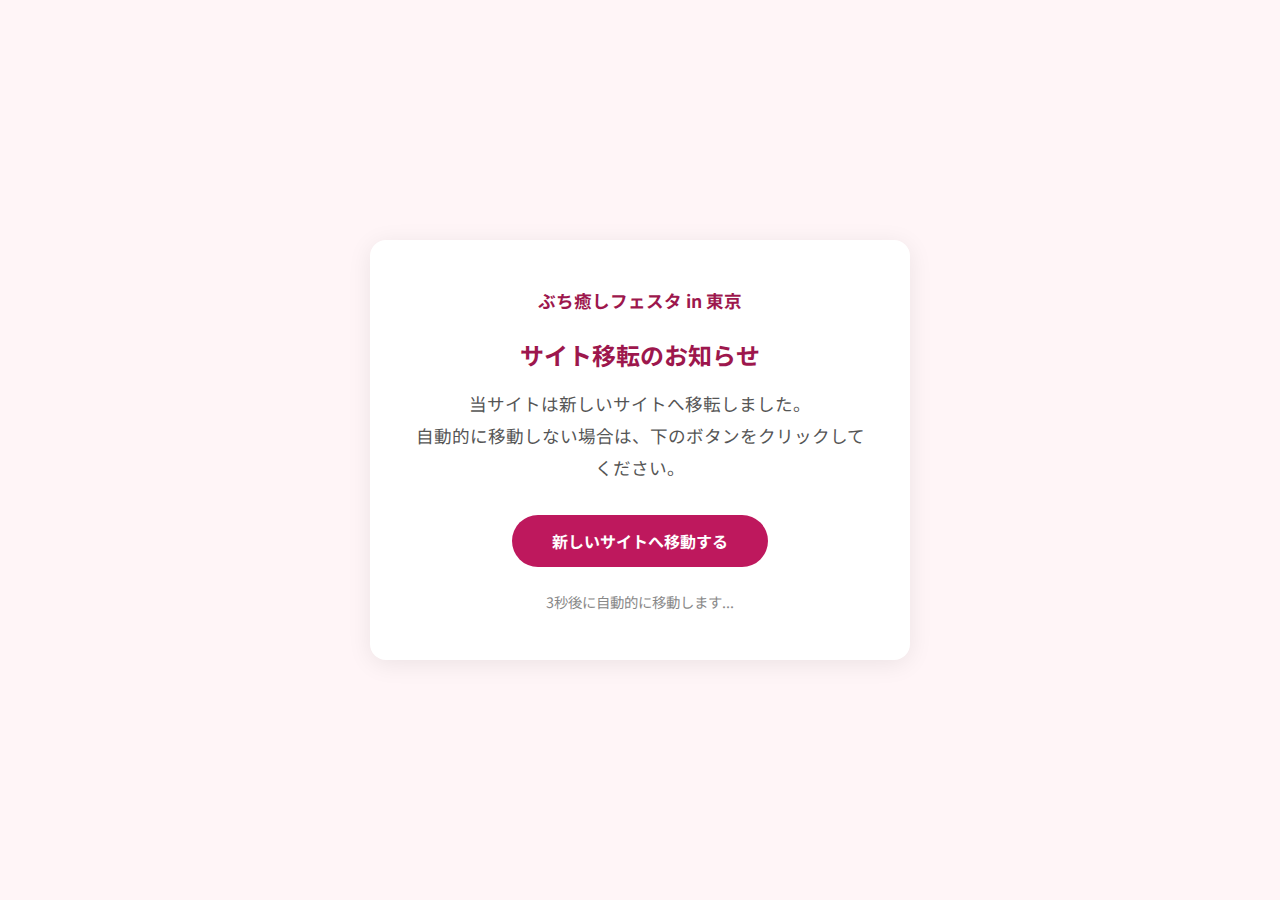
<file: index.html>
<!DOCTYPE html>
<html lang="ja">
<head>
    <meta charset="UTF-8">
    <meta name="viewport" content="width=device-width, initial-scale=1.0">
    <meta http-equiv="refresh" content="5;url=https://sites.google.com/view/buchiiyashi">
    <title>ぶち癒しフェスタin東京 - サイト移転のお知らせ</title>
    <style>
        @import url('https://fonts.googleapis.com/css2?family=Noto+Sans+JP:wght@400;700&display=swap');

        * {
            box-sizing: border-box;
            margin: 0;
            padding: 0;
        }

        body {
            font-family: 'Noto Sans JP', sans-serif;
            background-color: #fff5f7;
            color: #4a4a4a;
            display: flex;
            flex-direction: column;
            align-items: center;
            justify-content: center;
            min-height: 100vh;
            padding: 2rem;
            text-align: center;
        }

        .card {
            background: #ffffff;
            border-radius: 16px;
            box-shadow: 0 4px 24px rgba(0, 0, 0, 0.08);
            padding: 3rem 2.5rem;
            max-width: 540px;
            width: 100%;
        }

        h1 {
            font-size: 1.5rem;
            color: #9d174d;
            margin-bottom: 1rem;
        }

        .notice {
            font-size: 1.1rem;
            line-height: 1.8;
            color: #555;
            margin-bottom: 2rem;
        }

        .btn {
            display: inline-block;
            background-color: #be185d;
            color: #ffffff;
            font-size: 1rem;
            font-weight: 700;
            padding: 0.85rem 2.5rem;
            border-radius: 9999px;
            text-decoration: none;
            transition: background-color 0.2s;
        }

        .btn:hover {
            background-color: #9d174d;
        }

        .countdown {
            margin-top: 1.5rem;
            font-size: 0.9rem;
            color: #888;
        }

        .logo {
            font-size: 1.1rem;
            font-weight: 700;
            color: #9d174d;
            margin-bottom: 1.5rem;
        }
    </style>
</head>
<body>
    <div class="card">
        <div class="logo">ぶち癒しフェスタ in 東京</div>
        <h1>サイト移転のお知らせ</h1>
        <p class="notice">
            当サイトは新しいサイトへ移転しました。<br>
            自動的に移動しない場合は、下のボタンをクリックしてください。
        </p>
        <a class="btn" href="https://sites.google.com/view/buchiiyashi">
            新しいサイトへ移動する
        </a>
        <p class="countdown" id="countdown">5秒後に自動的に移動します...</p>
    </div>

    <script>
        var sec = 5;
        var el = document.getElementById('countdown');
        var timer = setInterval(function () {
            sec--;
            el.textContent = sec + '秒後に自動的に移動します...';
            if (sec <= 0) {
                clearInterval(timer);
                window.location.href = 'https://sites.google.com/view/buchiiyashi';
            }
        }, 1000);
    </script>
</body>
</html>
</file>
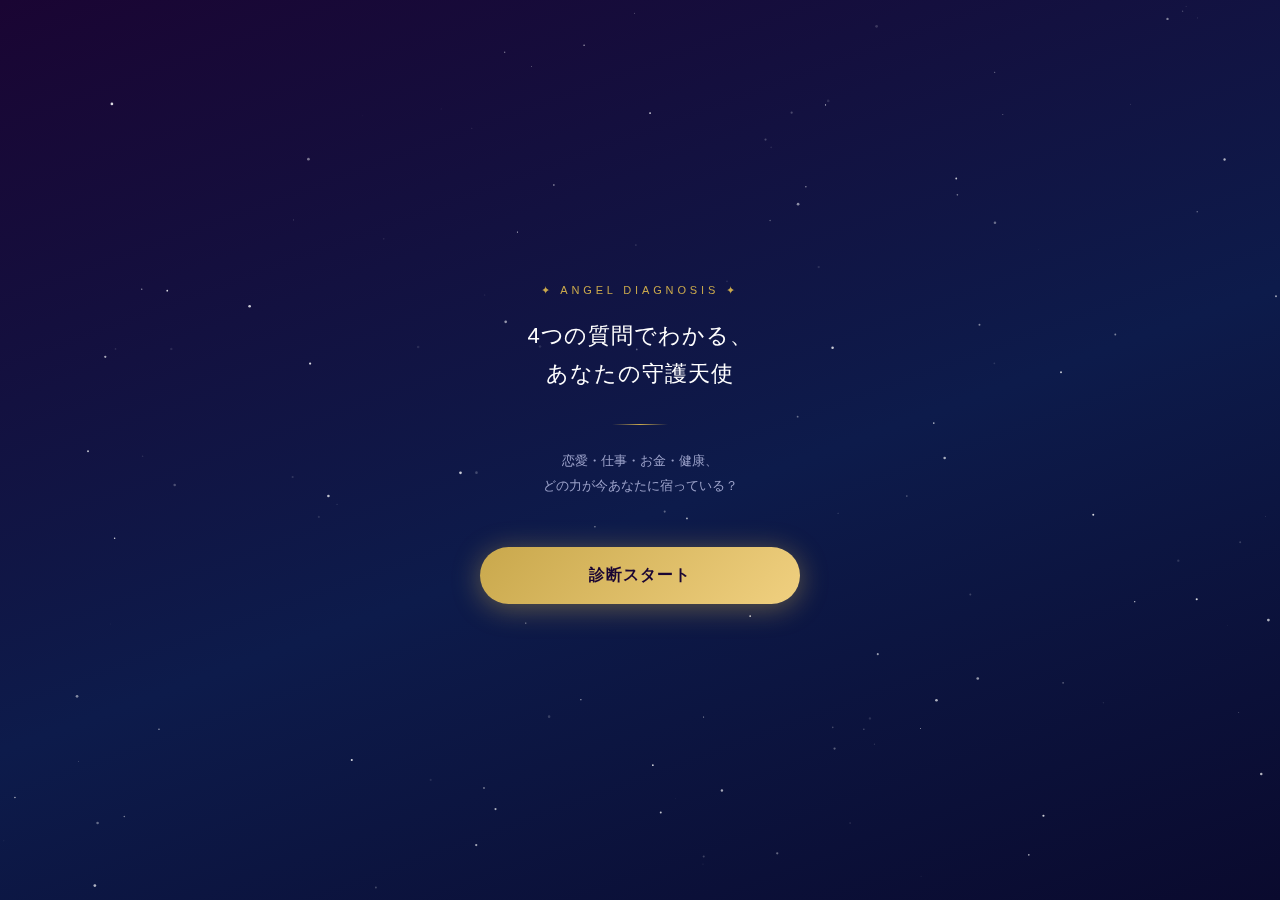
<file: angel/index.html>
<!DOCTYPE html>
<html lang="ja">
<head>
  <meta charset="UTF-8">
  <meta name="viewport" content="width=device-width, initial-scale=1.0, maximum-scale=1.0">
  <title>天使診断 | ぶち癒しフェスタin東京</title>
  <meta name="description" content="4つの質問でわかる、あなたの守護天使。恋愛・仕事・お金・健康、どの力が今あなたに宿っている？">
  <meta property="og:title" content="4つの質問でわかる、あなたの守護天使">
  <meta property="og:description" content="恋愛・仕事・お金・健康、どの力が今あなたに宿っている？">
  <meta property="og:type" content="website">
  <meta name="theme-color" content="#1a0533">

  <!-- Meta Pixel -->
  <script>
    !function(f,b,e,v,n,t,s)
    {if(f.fbq)return;n=f.fbq=function(){n.callMethod?
    n.callMethod.apply(n,arguments):n.queue.push(arguments)};
    if(!f._fbq)f._fbq=n;n.push=n;n.loaded=!0;n.version='2.0';
    n.queue=[];t=b.createElement(e);t.async=!0;
    t.src=v;s=b.getElementsByTagName(e)[0];
    s.parentNode.insertBefore(t,s)}(window, document,'script',
    'https://connect.facebook.net/en_US/fbevents.js');
    fbq('init', '1143852114505095');
    fbq('track', 'PageView');
  </script>
  <noscript><img height="1" width="1" style="display:none"
    src="https://www.facebook.com/tr?id=1143852114505095&ev=PageView&noscript=1"
    /></noscript>

  <style>
    * { margin: 0; padding: 0; box-sizing: border-box; -webkit-tap-highlight-color: transparent; }

    body {
      font-family: 'Hiragino Kaku Gothic ProN', 'Hiragino Sans', 'Yu Gothic', sans-serif;
      background: linear-gradient(160deg, #1a0533 0%, #0d1b4b 55%, #0a0a2e 100%);
      min-height: 100vh;
      color: #fff;
      overflow-x: hidden;
    }

    #starCanvas {
      position: fixed;
      inset: 0;
      pointer-events: none;
      z-index: 0;
    }

    /* ── Screens ── */
    .screen {
      display: none;
      position: relative;
      z-index: 1;
      min-height: 100vh;
      padding: 48px 24px 60px;
      flex-direction: column;
      align-items: center;
      justify-content: center;
    }
    .screen.active { display: flex; animation: fadeUp 0.45s ease both; }

    @keyframes fadeUp {
      from { opacity: 0; transform: translateY(20px); }
      to   { opacity: 1; transform: translateY(0); }
    }

    /* ── Hero ── */
    .hero-eyebrow {
      font-size: 11px;
      letter-spacing: 0.35em;
      color: #c9a84c;
      margin-bottom: 20px;
    }

    .hero-title {
      font-size: 22px;
      font-weight: 300;
      line-height: 1.7;
      text-align: center;
      letter-spacing: 0.04em;
      margin-bottom: 12px;
    }

    .hero-rule {
      width: 56px;
      height: 1px;
      background: linear-gradient(to right, transparent, #c9a84c, transparent);
      margin: 20px auto 24px;
    }

    .hero-sub {
      font-size: 13px;
      color: #9aa0c8;
      text-align: center;
      line-height: 1.9;
      margin-bottom: 48px;
    }

    /* ── Buttons ── */
    .btn-gold {
      display: block;
      width: 100%;
      max-width: 320px;
      padding: 18px;
      background: linear-gradient(135deg, #c9a84c 0%, #f0d080 100%);
      color: #1a0533;
      font-size: 16px;
      font-weight: bold;
      border: none;
      border-radius: 50px;
      cursor: pointer;
      text-align: center;
      letter-spacing: 0.06em;
      box-shadow: 0 4px 28px rgba(201,168,76,0.45);
      transition: transform .18s, box-shadow .18s;
    }
    .btn-gold:active { transform: scale(.96); box-shadow: 0 2px 12px rgba(201,168,76,.3); }

    /* ── Progress ── */
    .progress-wrap {
      width: 100%;
      max-width: 340px;
      margin-bottom: 44px;
    }
    .progress-label {
      font-size: 11px;
      letter-spacing: 0.2em;
      color: #c9a84c;
      text-align: center;
      margin-bottom: 10px;
    }
    .progress-track {
      height: 2px;
      background: rgba(255,255,255,0.12);
      border-radius: 2px;
      overflow: hidden;
    }
    .progress-fill {
      height: 100%;
      background: linear-gradient(to right, #c9a84c, #f0d080);
      border-radius: 2px;
      transition: width .4s ease;
    }

    /* ── Question ── */
    .q-text {
      font-size: 17px;
      font-weight: 300;
      text-align: center;
      line-height: 1.75;
      letter-spacing: 0.03em;
      max-width: 300px;
      margin-bottom: 36px;
      white-space: pre-line;
    }

    .choices {
      width: 100%;
      max-width: 340px;
      display: flex;
      flex-direction: column;
      gap: 12px;
    }

    .choice {
      width: 100%;
      padding: 15px 18px;
      background: rgba(255,255,255,0.05);
      border: 1px solid rgba(201,168,76,0.25);
      border-radius: 12px;
      color: #dde0f0;
      font-size: 14px;
      line-height: 1.55;
      text-align: left;
      cursor: pointer;
      transition: background .2s, border-color .2s, color .2s;
    }
    .choice:active, .choice:hover {
      background: rgba(201,168,76,0.14);
      border-color: #c9a84c;
      color: #fff;
    }
    .choice-lbl {
      color: #c9a84c;
      font-weight: bold;
      font-size: 12px;
      margin-right: 8px;
    }

    /* ── Result ── */
    .result-eyebrow {
      font-size: 11px;
      letter-spacing: 0.3em;
      color: #c9a84c;
      margin-bottom: 14px;
    }

    .result-name {
      font-size: 42px;
      font-weight: 200;
      letter-spacing: 0.18em;
      text-shadow: 0 0 48px rgba(201,168,76,.7);
      margin-bottom: 10px;
    }

    .result-catch {
      font-size: 13px;
      color: #c9a84c;
      letter-spacing: 0.05em;
      margin-bottom: 28px;
      text-align: center;
      max-width: 280px;
    }

    .result-desc {
      font-size: 14px;
      color: #c8cce8;
      line-height: 1.95;
      text-align: center;
      max-width: 300px;
      white-space: pre-line;
      margin-bottom: 36px;
    }

    .result-rule {
      width: 72px;
      height: 1px;
      background: linear-gradient(to right, transparent, #c9a84c, transparent);
      margin: 0 auto 36px;
    }

    .cta-label {
      font-size: 12px;
      color: #8890b8;
      margin-bottom: 14px;
      text-align: center;
    }

    .btn-line {
      display: flex;
      align-items: center;
      justify-content: center;
      gap: 10px;
      width: 100%;
      max-width: 320px;
      padding: 18px;
      background: #06C755;
      color: #fff;
      font-size: 16px;
      font-weight: bold;
      border: none;
      border-radius: 50px;
      cursor: pointer;
      text-decoration: none;
      box-shadow: 0 4px 24px rgba(6,199,85,.38);
      transition: transform .18s;
      margin-bottom: 14px;
    }
    .btn-line:active { transform: scale(.96); }

    .cta-benefits {
      width: 100%;
      max-width: 320px;
      background: linear-gradient(135deg, rgba(201,168,76,.12) 0%, rgba(201,168,76,.04) 100%);
      border: 1px solid rgba(201,168,76,.4);
      border-radius: 16px;
      padding: 20px 20px 16px;
      margin-bottom: 20px;
      text-align: left;
    }
    .cta-benefits-label {
      font-size: 10px;
      letter-spacing: 0.25em;
      color: #c9a84c;
      text-align: center;
      margin-bottom: 14px;
    }
    .cta-benefit-item {
      display: flex;
      align-items: center;
      gap: 10px;
      font-size: 13px;
      color: #dde0f0;
      line-height: 1.6;
      margin-bottom: 8px;
    }
    .cta-benefit-item:last-child { margin-bottom: 0; }
    .cta-benefit-icon { font-size: 18px; flex-shrink: 0; }
    .cta-benefit-item strong { color: #f0d080; }

    .cta-coupon-note {
      width: 100%;
      max-width: 320px;
      font-size: 12px;
      color: #c9a84c;
      text-align: center;
      line-height: 1.8;
      margin-bottom: 20px;
      padding: 10px 16px;
      border: 1px dashed rgba(201,168,76,.4);
      border-radius: 10px;
    }

    .line-steps {
      width: 100%;
      max-width: 320px;
      background: rgba(255,255,255,0.04);
      border: 1px solid rgba(201,168,76,.3);
      border-radius: 16px;
      padding: 22px 20px;
      margin-bottom: 48px;
      text-align: center;
    }
    .line-step {
      font-size: 12px;
      color: #8890b8;
      line-height: 1.7;
    }
    .line-step-name {
      font-size: 26px;
      font-weight: 300;
      letter-spacing: 0.2em;
      color: #fff;
      text-shadow: 0 0 24px rgba(201,168,76,.6);
      margin: 10px 0;
    }
    .line-step-divider {
      width: 40px;
      height: 1px;
      background: rgba(201,168,76,.3);
      margin: 14px auto;
    }

    /* ── Event ── */
    .event-section {
      width: 100%;
      max-width: 340px;
      border-top: 1px solid rgba(255,255,255,.1);
      padding-top: 40px;
      text-align: center;
    }
    .event-eyebrow {
      font-size: 11px;
      letter-spacing: 0.25em;
      color: #c9a84c;
      margin-bottom: 18px;
    }
    .event-name {
      font-size: 17px;
      font-weight: 300;
      line-height: 1.6;
      letter-spacing: 0.04em;
      margin-bottom: 20px;
    }
    .event-detail {
      font-size: 13px;
      color: #8890b8;
      line-height: 2.1;
    }
    .event-badge {
      display: inline-block;
      margin-top: 14px;
      padding: 5px 20px;
      border: 1px solid #c9a84c;
      border-radius: 20px;
      color: #c9a84c;
      font-size: 12px;
      letter-spacing: 0.12em;
    }

  </style>
</head>
<body>

<canvas id="starCanvas"></canvas>

<!-- ════ HERO ════ -->
<div class="screen active" id="scr-hero">
  <div class="hero-eyebrow">✦ ANGEL DIAGNOSIS ✦</div>
  <h1 class="hero-title">4つの質問でわかる、<br>あなたの守護天使</h1>
  <div class="hero-rule"></div>
  <p class="hero-sub">恋愛・仕事・お金・健康、<br>どの力が今あなたに宿っている？</p>
  <button class="btn-gold" onclick="startDiagnosis()">診断スタート</button>
</div>

<!-- ════ QUESTION ════ -->
<div class="screen" id="scr-question">
  <div class="progress-wrap">
    <div class="progress-label" id="prog-label">Q1 / 4</div>
    <div class="progress-track">
      <div class="progress-fill" id="prog-fill" style="width:25%"></div>
    </div>
  </div>
  <p class="q-text" id="q-text"></p>
  <div class="choices" id="choices"></div>
</div>

<!-- ════ RESULT ════ -->
<div class="screen" id="scr-result">
  <div class="result-eyebrow">あなたの守護天使</div>
  <div class="result-name" id="r-name"></div>
  <div class="result-catch" id="r-catch"></div>
  <div class="result-desc" id="r-desc"></div>
  <div class="result-rule"></div>

  <div class="cta-benefits">
    <div class="cta-benefits-label">✦ LINEで受け取れるもの ✦</div>
    <div class="cta-benefit-item">
      <span class="cta-benefit-icon">🖼</span>
      <span><strong id="benefit-name"></strong>の特別エネルギー封入画像</span>
    </div>
    <div class="cta-benefit-item">
      <span class="cta-benefit-icon">✨</span>
      <span><strong id="benefit-name2"></strong>があなたに伝えるメッセージ</span>
    </div>
  </div>
  <p class="cta-coupon-note">🎀 受け取った画像はイベント当日に使えるクーポンとしてもプレゼント！</p>

  <div class="line-steps">
    <p class="line-step">① 下のボタンでLINE公式アカウントを友だち追加</p>
    <div class="line-step-divider"></div>
    <p class="line-step">② 友だち追加後、トーク画面に</p>
    <div class="line-step-name" id="inst-name"></div>
    <p class="line-step">と入力して送信してください</p>
  </div>
  <a class="btn-line" id="btn-line" href="https://lin.ee/zbT55QS" target="_blank"
     onclick="trackLine()">
    <svg width="22" height="22" viewBox="0 0 24 24" fill="white" aria-hidden="true">
      <path d="M19.365 9.863c.349 0 .63.285.63.631 0 .345-.281.63-.63.63H17.61v1.125h1.755c.349 0 .63.283.63.63 0 .344-.281.629-.63.629h-2.386c-.345 0-.627-.285-.627-.629V8.108c0-.345.282-.63.627-.63h2.386c.349 0 .63.285.63.63 0 .349-.281.63-.63.63H17.61v1.125h1.755zm-3.855 3.016c0 .27-.174.51-.432.596-.064.021-.133.031-.199.031-.211 0-.391-.09-.51-.25l-2.443-3.317v2.94c0 .344-.279.629-.631.629-.346 0-.626-.285-.626-.629V8.108c0-.27.173-.51.43-.595.06-.023.136-.033.194-.033.195 0 .375.104.495.254l2.462 3.33V8.108c0-.345.282-.63.63-.63.345 0 .63.285.63.63v4.771zm-5.741 0c0 .344-.282.629-.631.629-.345 0-.627-.285-.627-.629V8.108c0-.345.282-.63.627-.63.349 0 .631.285.631.63v4.771zm-2.466.629H4.917c-.345 0-.63-.285-.63-.629V8.108c0-.345.285-.63.63-.63.348 0 .63.285.63.63v4.141h1.756c.348 0 .629.283.629.63 0 .344-.281.629-.629.629M24 10.314C24 4.943 18.615.572 12 .572S0 4.943 0 10.314c0 4.811 4.27 8.842 10.035 9.608.391.082.923.258 1.058.59.12.301.079.766.038 1.08l-.164 1.02c-.045.301-.24 1.186 1.049.645 1.291-.539 6.916-4.078 9.436-6.975C23.176 14.393 24 12.458 24 10.314"/>
    </svg>
    友だち登録して詳しい結果を受け取る
  </a>

  <div class="event-section">
    <div class="event-eyebrow">✦ EVENT ✦</div>
    <div class="event-name">第5回 ぶち癒しフェスタ<br>in東京</div>
    <div class="event-detail">
      2026年5月24日（日）10:30〜16:30<br>
      東京都立産業貿易センター 台東館6階<br>
      浅草
    </div>
    <div class="event-badge">入場無料</div>
  </div>
</div>

<script>
// ════════════════════════════
// データ
// ════════════════════════════
const QUESTIONS = [
  {
    text: "休日に一人時間ができたら、\n自然とやること",
    choices: [
      { l:"A", text:"会いたい人に連絡してみる",                          type:"haniel"  },
      { l:"B", text:"気になっていたことを調べて、将来のことを考える",      type:"uriel"   },
      { l:"C", text:"スキルアップの本を読んだり、やりたいことを計画する",  type:"michael" },
      { l:"D", text:"とにかくゆっくり寝て、体を休める",                   type:"raphael" }
    ]
  },
  {
    text: "「豊かな人生」と聞いて\nパッと思い浮かぶのは",
    choices: [
      { l:"A", text:"愛されていて、温かい人間関係がある",          type:"haniel"  },
      { l:"B", text:"お金の心配なく、好きなことにお金が使える",    type:"uriel"   },
      { l:"C", text:"情熱を持てる仕事や使命がある",                type:"michael" },
      { l:"D", text:"心も体も、いつも元気でいられる",              type:"raphael" }
    ]
  },
  {
    text: "最近、頭の片隅にある\nモヤモヤに近いのは",
    choices: [
      { l:"A", text:"人間関係や恋愛がなんとなくうまくいっていない気がする", type:"haniel"  },
      { l:"B", text:"お金や将来のことが、ふとした瞬間に不安になる",        type:"uriel"   },
      { l:"C", text:"仕事や方向性が定まらず、焦りを感じる",               type:"michael" },
      { l:"D", text:"疲れが取れない、心か体のどちらかが重い",             type:"raphael" }
    ]
  },
  {
    text: "「もっとこうなりたい」と\n思う自分に近いのは",
    choices: [
      { l:"A", text:"自分らしさを大切にしながら、愛される自分",        type:"haniel"  },
      { l:"B", text:"お金に余裕があって、選択肢が広い自分",            type:"uriel"   },
      { l:"C", text:"目標に向かって力強く進んでいる自分",              type:"michael" },
      { l:"D", text:"エネルギーにあふれて、いつも健やかな自分",        type:"raphael" }
    ]
  }
];

const ANGELS = {
  haniel: {
    name:  "ハニエル",
    catch: "愛と美しさを司る、金星の天使",
    desc:  "あなたの周りに素敵な縁を引き寄せる力があります。\nハニエルは、あなたの魅力をそっと輝かせています。"
  },
  uriel: {
    name:  "ウリエル",
    catch: "知恵と豊かさを司る、大地の天使",
    desc:  "あなたには豊かさを現実にする力があります。\nウリエルは、その道筋をそっと照らしています。"
  },
  michael: {
    name:  "ミカエル",
    catch: "全天使の中で最も力強い、目標達成の天使",
    desc:  "あなたは今、新しい一歩を踏み出すエネルギーを持っています。\nミカエルは、あなたの決断と前進をずっと支えています。"
  },
  raphael: {
    name:  "ラファエル",
    catch: "「神は癒す」—旅人と病人を守る、癒しの大天使",
    desc:  "あなたの心と体は、今、休息とケアを求めています。\nラファエルは、あなたの回復をそっと支えています。"
  }
};

// ════════════════════════════
// 診断ロジック
// ════════════════════════════
let cur = 0, answers = [], lastType = null;

function startDiagnosis() {
  cur = 0; answers = []; lastType = null;
  renderQuestion(0);
  show("scr-question");
}

function renderQuestion(i) {
  const q = QUESTIONS[i];
  const pct = ((i + 1) / QUESTIONS.length) * 100;
  document.getElementById("prog-label").textContent = `Q${i+1} / ${QUESTIONS.length}`;
  document.getElementById("prog-fill").style.width = pct + "%";
  document.getElementById("q-text").textContent = q.text;

  const wrap = document.getElementById("choices");
  wrap.innerHTML = "";
  q.choices.forEach(c => {
    const btn = document.createElement("button");
    btn.className = "choice";
    btn.innerHTML = `<span class="choice-lbl">${c.l}.</span>${c.text}`;
    btn.onclick = () => pick(c.type);
    wrap.appendChild(btn);
  });
}

function pick(type) {
  answers.push(type);
  lastType = type;
  cur++;
  if (cur < QUESTIONS.length) {
    renderQuestion(cur);
  } else {
    calcResult();
  }
}

function calcResult() {
  const cnt = {};
  answers.forEach(t => cnt[t] = (cnt[t] || 0) + 1);
  const max = Math.max(...Object.values(cnt));
  const tops = Object.keys(cnt).filter(t => cnt[t] === max);
  const resultType = tops.length === 1 ? tops[0] : lastType;

  const a = ANGELS[resultType];
  document.getElementById("r-name").textContent      = a.name;
  document.getElementById("r-catch").textContent     = a.catch;
  document.getElementById("r-desc").textContent      = a.desc;
  document.getElementById("inst-name").textContent   = a.name;
  document.getElementById("benefit-name").textContent  = a.name;
  document.getElementById("benefit-name2").textContent = a.name;

  show("scr-result");

  // Pixel: 診断完了
  if (typeof fbq !== "undefined") fbq("track", "Lead");
}

// ════════════════════════════
// 画面切り替え
// ════════════════════════════
function show(id) {
  document.querySelectorAll(".screen").forEach(s => s.classList.remove("active"));
  document.getElementById(id).classList.add("active");
  window.scrollTo({ top: 0, behavior: "smooth" });
}

// ════════════════════════════
// Meta Pixel: LINE クリック
// ════════════════════════════
function trackLine() {
  if (typeof fbq !== "undefined") fbq("track", "Contact");
}


// ════════════════════════════
// 星パーティクル
// ════════════════════════════
(function () {
  const cv = document.getElementById("starCanvas");
  const cx = cv.getContext("2d");
  let stars = [];

  function resize() {
    cv.width  = window.innerWidth;
    cv.height = window.innerHeight;
  }
  function initStars() {
    stars = Array.from({ length: 130 }, () => ({
      x: Math.random() * cv.width,
      y: Math.random() * cv.height,
      r: Math.random() * 1.1 + 0.3,
      phase: Math.random() * Math.PI * 2,
      speed: Math.random() * 0.006 + 0.002
    }));
  }
  function draw() {
    cx.clearRect(0, 0, cv.width, cv.height);
    stars.forEach(s => {
      s.phase += s.speed;
      const a = (Math.sin(s.phase) + 1) / 2 * 0.75 + 0.1;
      cx.beginPath();
      cx.arc(s.x, s.y, s.r, 0, Math.PI * 2);
      cx.fillStyle = `rgba(255,255,255,${a.toFixed(2)})`;
      cx.fill();
    });
    requestAnimationFrame(draw);
  }
  resize(); initStars(); draw();
  window.addEventListener("resize", () => { resize(); initStars(); });
})();
</script>
</body>
</html>
</file>
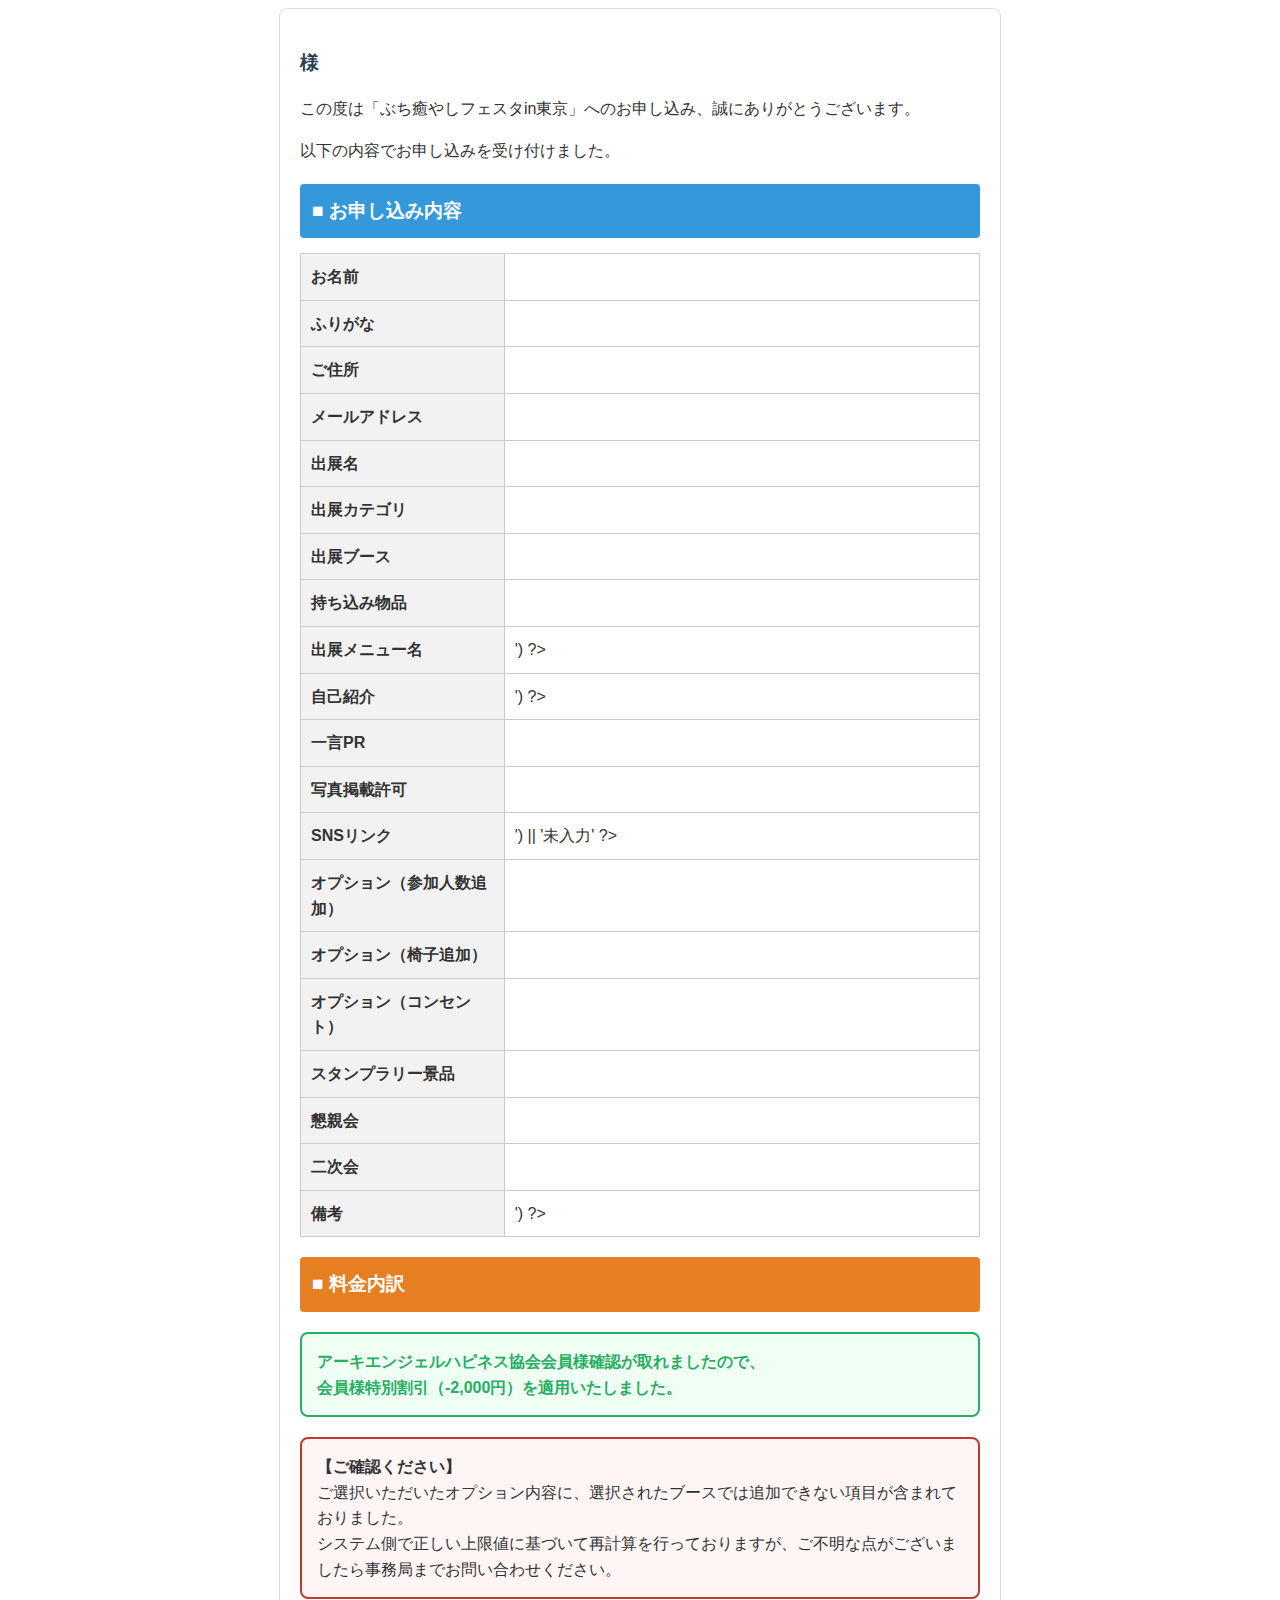
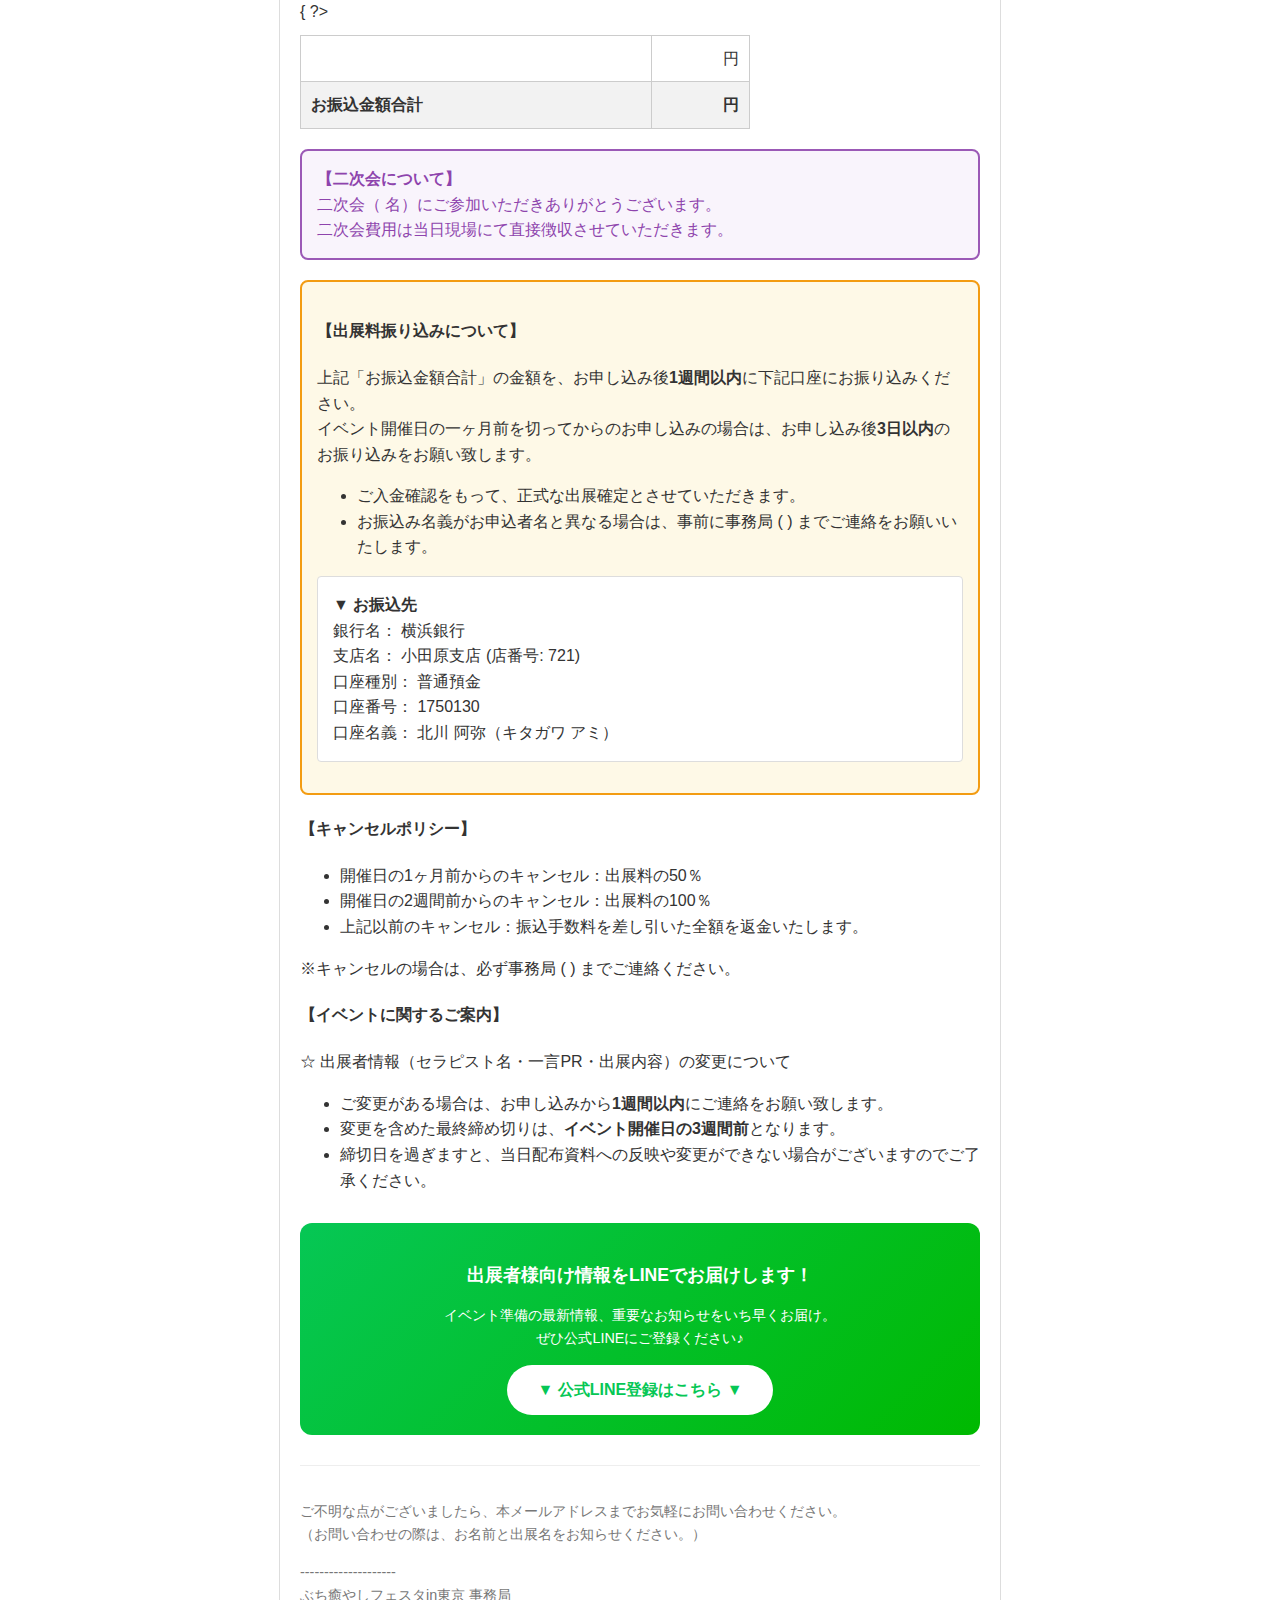
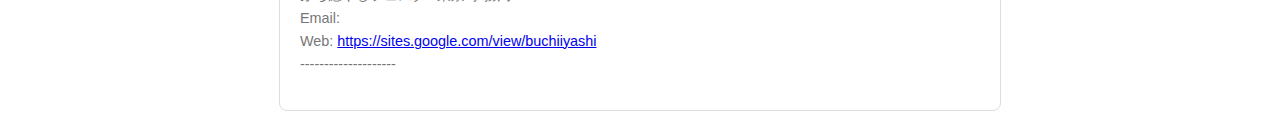
<file: gas/mail_template.html>
<!DOCTYPE html>
<html>

<head>
    <base target="_top">
    <style>
        body {
            font-family: 'Helvetica Neue', 'Arial', 'Hiragino Kaku Gothic ProN', 'Meiryo', sans-serif;
            line-height: 1.6;
            color: #333;
        }

        .container {
            width: 100%;
            max-width: 680px;
            margin: 0 auto;
            padding: 20px;
            border: 1px solid #ddd;
            border-radius: 8px;
        }

        h2,
        h3 {
            color: #2c3e50;
        }

        .section-title {
            background-color: #3498db;
            color: #ffffff;
            padding: 12px;
            font-size: 1.2em;
            margin: 20px 0 15px 0;
            border-radius: 4px;
        }

        .price-title {
            background-color: #e67e22;
            color: #ffffff;
            padding: 12px;
            font-size: 1.2em;
            margin: 20px 0 15px 0;
            border-radius: 4px;
        }

        .info-table {
            width: 100%;
            border-collapse: collapse;
            margin-bottom: 20px;
        }

        .info-table th,
        .info-table td {
            border: 1px solid #ccc;
            padding: 10px;
            text-align: left;
        }

        .info-table th {
            background-color: #f2f2f2;
            width: 30%;
        }

        .price-table {
            width: 100%;
            max-width: 450px;
            border-collapse: collapse;
            margin-top: 10px;
        }

        .price-table td {
            border: 1px solid #ccc;
            padding: 10px;
        }

        .price-table .item {
            text-align: left;
        }

        .price-table .price {
            text-align: right;
        }

        .total-row {
            font-weight: bold;
            background-color: #f2f2f2;
        }

        .error-note {
            border: 2px solid #c0392b;
            padding: 15px;
            margin-top: 20px;
            border-radius: 8px;
            background-color: #fff5f5;
        }

        .important-note {
            border: 2px solid #f39c12;
            padding: 15px;
            margin-top: 20px;
            border-radius: 8px;
            background-color: #fef9e7;
        }

        .member-note {
            border: 2px solid #27ae60;
            padding: 15px;
            margin: 20px 0;
            border-radius: 8px;
            background-color: #f0fff4;
            color: #27ae60;
            font-weight: bold;
        }

        .secondary-note {
            border: 2px solid #9b59b6;
            padding: 15px;
            margin: 20px 0;
            border-radius: 8px;
            background-color: #f9f4fc;
            color: #8e44ad;
        }

        .footer {
            margin-top: 30px;
            padding-top: 20px;
            border-top: 1px solid #eee;
            font-size: 0.9em;
            color: #777;
        }
    </style>
</head>

<body>
    <div class="container">
        <h3>
            <?= formData['お名前'] ?> 様
        </h3>
        <p>この度は「ぶち癒やしフェスタin東京」へのお申し込み、誠にありがとうございます。</p>
        <p>以下の内容でお申し込みを受け付けました。</p>

        <h3 class="section-title">■ お申し込み内容</h3>
        <table class="info-table">
            <tr>
                <th>お名前</th>
                <td>
                    <?= formData['お名前'] ?>
                </td>
            </tr>
            <tr>
                <th>ふりがな</th>
                <td>
                    <?= formData['ふりがな'] ?>
                </td>
            </tr>
            <tr>
                <th>ご住所</th>
                <td>
                    <?= formData['ご住所'] ?>
                </td>
            </tr>
            <tr>
                <th>メールアドレス</th>
                <td>
                    <?= formData['メールアドレス'] ?>
                </td>
            </tr>
            <tr>
                <th>出展名</th>
                <td>
                    <?= formData['出展名（セラピスト名／屋号）'] ?>
                </td>
            </tr>
            <tr>
                <th>出展カテゴリ</th>
                <td>
                    <?= formData['出展カテゴリ'] ?>
                </td>
            </tr>
            <tr>
                <th>出展ブース</th>
                <td>
                    <?= formData['出展ブース'] ?>
                </td>
            </tr>
            <? if (formData['持ち込み物品']) { ?>
            <tr>
                <th>持ち込み物品</th>
                <td>
                    <?= formData['持ち込み物品'] ?>
                </td>
            </tr>
            <? } ?>
            <tr>
                <th>出展メニュー名</th>
                <td>
                    <?= formData['出展メニュー名']?.replace(/\r?\n/g, '<br>') ?>
                </td>
            </tr>
            <tr>
                <th>自己紹介</th>
                <td>
                    <?= formData['自己紹介']?.replace(/\r?\n/g, '<br>') ?>
                </td>
            </tr>
            <tr>
                <th>一言PR</th>
                <td>
                    <?= formData['一言PR'] ?>
                </td>
            </tr>
            <tr>
                <th>写真掲載許可</th>
                <td>
                    <?= formData['写真掲載許可'] ?>
                </td>
            </tr>
            <tr>
                <th>SNSリンク</th>
                <td>
                    <?= formData['SNSリンク']?.replace(/\n/g, '<br>') || '未入力' ?>
                </td>
            </tr>
            <tr>
                <th>オプション（参加人数追加）</th>
                <td>
                    <?= formData['追加スタッフ'] ? formData['追加スタッフ'] + '名' : 'なし' ?>
                </td>
            </tr>
            <tr>
                <th>オプション（椅子追加）</th>
                <td>
                    <?= formData['追加椅子'] ? formData['追加椅子'] + '脚' : 'なし' ?>
                </td>
            </tr>
            <tr>
                <th>オプション（コンセント）</th>
                <td>
                    <?= formData['コンセント使用'] || 'なし' ?>
                </td>
            </tr>
            <tr>
                <th>スタンプラリー景品</th>
                <td>
                    <?= formData['スタンプラリー景品'] ?>
                    <?= formData['景品内容'] ? `（${formData['景品内容']}）` : '' ?>
                </td>
            </tr>
            <tr>
                <th>懇親会</th>
                <td>
                    <?= formData['懇親会の出欠'] ?>
                    <?= (formData['懇親会の出欠'] === '出席' ? `(${formData['懇親会参加人数']}名)` : '') ?>
                </td>
            </tr>
            <tr>
                <th>二次会</th>
                <td>
                    <?= formData['二次会の出欠'] ?>
                    <?= (formData['二次会の出欠'] === '出席' ? `(${formData['二次会参加人数']}名)` : '') ?>
                </td>
            </tr>
            <? if (formData['備考']) { ?>
            <tr>
                <th>備考</th>
                <td>
                    <?= formData['備考']?.replace(/\n/g, '<br>') ?>
                </td>
            </tr>
            <? } ?>
        </table>

        <h3 class="price-title">■ 料金内訳</h3>

        <? if (isMember) { ?>
        <div class="member-note">
            アーキエンジェルハピネス協会会員様確認が取れましたので、<br>
            会員様特別割引（-2,000円）を適用いたしました。
        </div>
        <? } ?>

        <? if (calculationResult.hasInvalidOption) { ?>
        <div class="error-note">
            <strong>【ご確認ください】</strong><br>
            ご選択いただいたオプション内容に、選択されたブースでは追加できない項目が含まれておりました。<br>
            システム側で正しい上限値に基づいて再計算を行っておりますが、ご不明な点がございましたら事務局までお問い合わせください。
        </div>
        <? } ?>

        <table class="price-table">
            <? calculationResult.breakdown.forEach(item => { ?>
            <tr>
                <td class="item">
                    <?= item.item ?>
                </td>
                <td class="price" style="<?= item.price < 0 ? 'color: #e74c3c; font-weight: bold;' : '' ?>">
                    <?= item.price.toLocaleString() ?> 円
                </td>
            </tr>
            <? }) ?>
            <tr class="total-row">
                <td class="item">お振込金額合計</td>
                <td class="price">
                    <?= calculationResult.totalFee.toLocaleString() ?> 円
                </td>
            </tr>
        </table>

        <? if (formData['二次会の出欠'] === '出席') { ?>
        <div class="secondary-note">
            <strong>【二次会について】</strong><br>
            二次会（
            <?= formData['二次会参加人数'] ?>名）にご参加いただきありがとうございます。<br>
            二次会費用は当日現場にて直接徴収させていただきます。
        </div>
        <? } ?>

        <div class="important-note">
            <h4>【出展料振り込みについて】</h4>
            <p>上記「お振込金額合計」の金額を、お申し込み後<strong>1週間以内</strong>に下記口座にお振り込みください。<br>
                イベント開催日の一ヶ月前を切ってからのお申し込みの場合は、お申し込み後<strong>3日以内</strong>のお振り込みをお願い致します。</p>
            <ul>
                <li>ご入金確認をもって、正式な出展確定とさせていただきます。</li>
                <li>お振込み名義がお申込者名と異なる場合は、事前に事務局 (
                    <?= CONFIG.REPLY_TO_EMAIL ?>) までご連絡をお願いいたします。
                </li>
            </ul>
            <p style="background-color: #fff; border: 1px solid #ddd; padding: 15px; border-radius: 4px;">
                <strong>▼ お振込先</strong><br>
                銀行名： 横浜銀行<br>
                支店名： 小田原支店 (店番号: 721)<br>
                口座種別： 普通預金<br>
                口座番号： 1750130<br>
                口座名義： 北川 阿弥（キタガワ アミ）
            </p>
        </div>

        <h4>【キャンセルポリシー】</h4>
        <ul>
            <li>開催日の1ヶ月前からのキャンセル：出展料の50％</li>
            <li>開催日の2週間前からのキャンセル：出展料の100％</li>
            <li>上記以前のキャンセル：振込手数料を差し引いた全額を返金いたします。</li>
        </ul>
        <p>※キャンセルの場合は、必ず事務局 (
            <?= CONFIG.REPLY_TO_EMAIL ?>) までご連絡ください。
        </p>

        <h4>【イベントに関するご案内】</h4>
        <p>☆ 出展者情報（セラピスト名・一言PR・出展内容）の変更について</p>
        <ul>
            <li>ご変更がある場合は、お申し込みから<strong>1週間以内</strong>にご連絡をお願い致します。</li>
            <li>変更を含めた最終締め切りは、<strong>イベント開催日の3週間前</strong>となります。</li>
            <li>締切日を過ぎますと、当日配布資料への反映や変更ができない場合がございますのでご了承ください。</li>
        </ul>

        <!-- LINE公式アカウント登録案内 -->
        <div
            style="margin: 30px 0; padding: 20px; background: linear-gradient(135deg, #06C755 0%, #00B900 100%); border-radius: 12px; text-align: center;">
            <p style="color: #fff; font-size: 1.1em; margin-bottom: 15px; font-weight: bold;">
                出展者様向け情報をLINEでお届けします！
            </p>
            <p style="color: #fff; font-size: 0.9em; margin-bottom: 15px;">
                イベント準備の最新情報、重要なお知らせをいち早くお届け。<br>
                ぜひ公式LINEにご登録ください♪
            </p>
            <a href="https://lin.ee/uqhsDx3"
                style="display: inline-block; background-color: #fff; color: #06C755; font-weight: bold; padding: 12px 30px; border-radius: 30px; text-decoration: none; font-size: 1em;">
                ▼ 公式LINE登録はこちら ▼
            </a>
        </div>

        <div class="footer">
            <p>ご不明な点がございましたら、本メールアドレスまでお気軽にお問い合わせください。<br>（お問い合わせの際は、お名前と出展名をお知らせください。）</p>
            <p>
                --------------------<br>
                ぶち癒やしフェスタin東京 事務局<br>
                Email:
                <?= CONFIG.REPLY_TO_EMAIL ?><br>
                Web: <a
                    href="https://sites.google.com/view/buchiiyashi">https://sites.google.com/view/buchiiyashi</a><br>
                --------------------
            </p>
        </div>
    </div>
</body>

</html>
</file>
